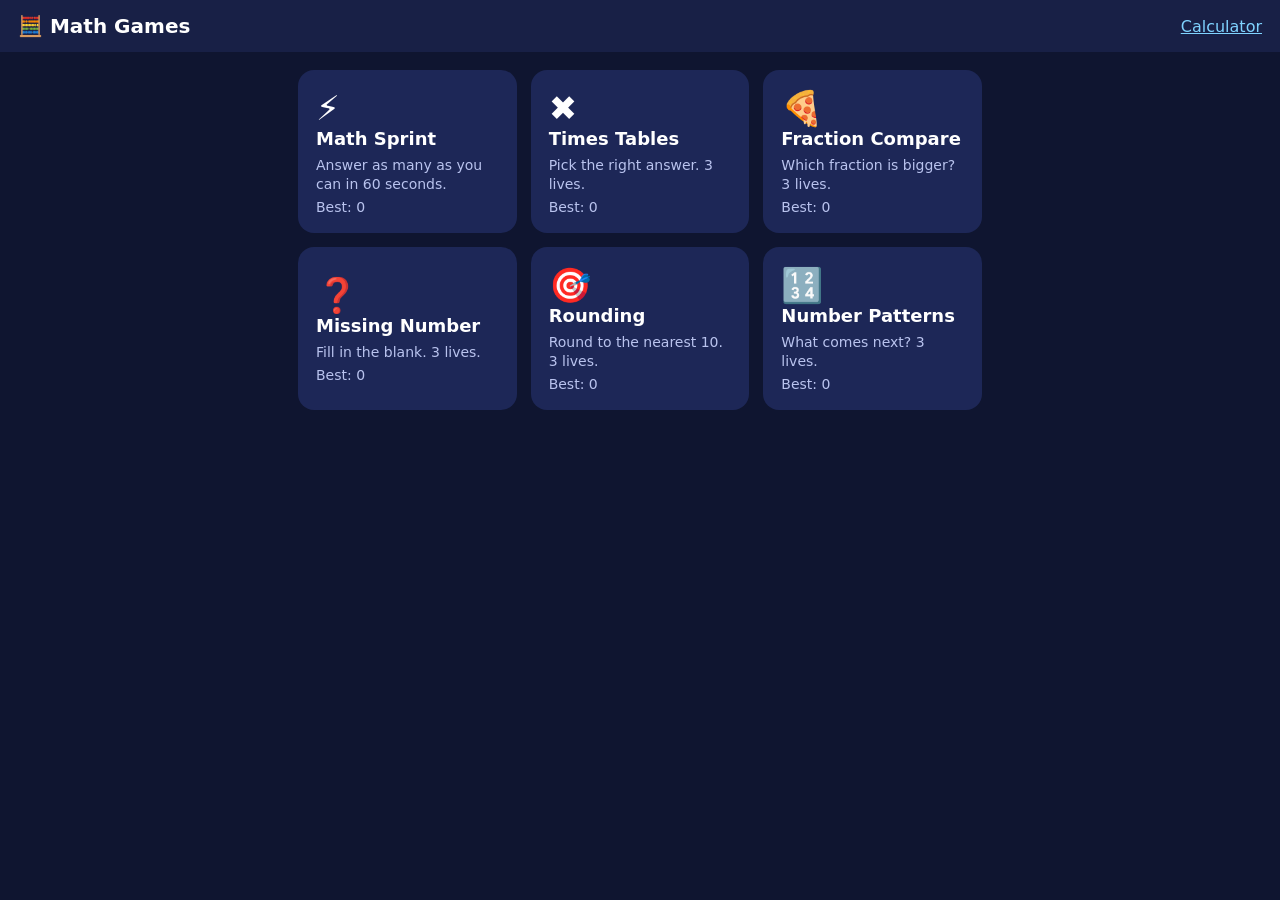
<file: public/games.html>
<!doctype html><html lang="en"><head><meta charset="utf-8"><meta name="viewport" content="width=device-width,initial-scale=1,viewport-fit=cover">
<title>Math Games</title><style>
*{box-sizing:border-box}body{margin:0;font-family:system-ui,-apple-system,sans-serif;background:#0f1530;color:#fff;min-height:100vh}
header{display:flex;justify-content:space-between;align-items:center;padding:14px 18px;background:#182046}h1{font-size:20px;margin:0}
a{color:#7fd3ff}main{max-width:720px;margin:0 auto;padding:18px}
.grid{display:grid;grid-template-columns:repeat(auto-fill,minmax(200px,1fr));gap:14px}
.card{background:#1d2757;border:0;border-radius:16px;padding:18px;color:#fff;text-align:left;cursor:pointer;font:inherit}
.card b{display:block;font-size:18px;margin-bottom:6px}.card span{color:#b9c3ee;font-size:14px}.card i{font-style:normal;font-size:34px}
#game{display:none;background:#1d2757;border-radius:16px;padding:20px;text-align:center}
.q{font-size:clamp(32px,9vw,54px);font-weight:700;margin:18px 0}.row{display:flex;gap:10px;justify-content:center;flex-wrap:wrap}
button.b{background:#3d6bff;border:0;color:#fff;border-radius:12px;padding:14px 20px;font-size:20px;cursor:pointer;min-width:80px}
button.g{background:#2d3870}input{font-size:24px;padding:12px;border-radius:12px;border:0;width:170px;text-align:center}
.stat{color:#b9c3ee;margin-top:12px}.ok{color:#5cff9b}.bad{color:#ff7a7a}.bar{height:8px;background:#2d3870;border-radius:9px;overflow:hidden;margin-top:10px}.bar div{height:100%;background:#ffcc33;transition:width .2s linear}
</style></head><body>
<header><h1>🧮 Math Games</h1><a href="./">Calculator</a></header>
<main><div class="grid" id="menu"></div><div id="game"></div></main>
<script>
const R=(a,b)=>a+Math.floor(Math.random()*(b-a+1)), sh=a=>a.sort(()=>Math.random()-.5), $=s=>document.querySelector(s);
const best=k=>+(localStorage.getItem('mg_'+k)||0), setBest=(k,v)=>{if(v>best(k))localStorage.setItem('mg_'+k,v)};
const games={
 sprint:{i:'⚡',n:'Math Sprint',d:'Answer as many as you can in 60 seconds.',timed:60,q(){const o=R(0,3),a=R(2,12),b=R(2,12);return o==0?[`${a} + ${b}`,a+b]:o==1?[`${a+b} − ${b}`,a]:o==2?[`${a} × ${b}`,a*b]:[`${a*b} ÷ ${b}`,a]}},
 times:{i:'✖️',n:'Times Tables',d:'Pick the right answer. 3 lives.',lives:3,choice:1,q(){const a=R(2,12),b=R(2,12),c=a*b;return[`${a} × ${b}`,c,sh([c,c+a,c-b,c+R(1,5)].filter((v,i,s)=>s.indexOf(v)==i&&v>0)).slice(0,4)]}},
 frac:{i:'🍕',n:'Fraction Compare',d:'Which fraction is bigger? 3 lives.',lives:3,choice:1,q(){let a,b,c,d;do{a=R(1,9);b=R(a+1,12);c=R(1,9);d=R(c+1,12)}while(a*d==b*c);const l=`${a}/${b}`,r=`${c}/${d}`;return[`${l}  or  ${r}`,a/b>c/d?l:r,[l,r]]}},
 missing:{i:'❓',n:'Missing Number',d:'Fill in the blank. 3 lives.',lives:3,q(){const a=R(2,20),b=R(2,20),o=R(0,2);return o==0?[`${a} + ? = ${a+b}`,b]:o==1?[`? − ${b} = ${a}`,a+b]:[`${a} × ? = ${a*(b%10+2)}`,b%10+2]}},
 round:{i:'🎯',n:'Rounding',d:'Round to the nearest 10. 3 lives.',lives:3,choice:1,q(){const n=R(11,989),c=Math.round(n/10)*10;return[`Round ${n}`,c,sh([...new Set([c,c+10,c-10,Math.floor(n/10)*10===c?c+10:Math.floor(n/10)*10])].filter(v=>v>=0)).slice(0,4)]}},
 seq:{i:'🔢',n:'Number Patterns',d:'What comes next? 3 lives.',lives:3,q(){const s=R(1,20),k=R(2,9),m=R(0,1);const a=m?[s,s+k,s+2*k,s+3*k]:[k,k*2,k*4,k*8];return[a.join(', ')+', ?',m?s+4*k:k*16]}},
};
$('#menu').innerHTML=Object.entries(games).map(([k,g])=>`<button class="card" data-g="${k}"><i>${g.i}</i><b>${g.n}</b><span>${g.d}</span><span style="display:block;margin-top:6px">Best: ${best(k)}</span></button>`).join('');
$('#menu').onclick=e=>{const b=e.target.closest('[data-g]');if(b)play(b.dataset.g)};
let timer;
function play(k){const g=games[k];let score=0,lives=g.lives||0,left=g.timed||0,cur;
 $('#menu').style.display='none';const el=$('#game');el.style.display='block';clearInterval(timer);
 const end=()=>{clearInterval(timer);setBest(k,score);el.innerHTML=`<h2>${g.i} ${g.n}</h2><div class="q">Score: ${score}</div><div class="stat">Best: ${best(k)}</div><div class="row" style="margin-top:16px"><button class="b" id="again">Play again</button><button class="b g" id="back">Menu</button></div>`;$('#again').onclick=()=>play(k);$('#back').onclick=()=>location.reload()};
 const next=(msg='')=>{cur=g.q();el.innerHTML=`<h2>${g.i} ${g.n}</h2><div class="stat">Score ${score}${g.lives?' · '+'❤️'.repeat(lives):' · '+left+'s'}</div>${g.timed?`<div class="bar"><div style="width:${left/g.timed*100}%"></div></div>`:''}<div class="q">${cur[0]}</div>${g.choice?`<div class="row">${cur[2].map(v=>`<button class="b" data-a="${v}">${v}</button>`).join('')}</div>`:`<form class="row" id="f"><input id="a" inputmode="numeric" autocomplete="off" autofocus><button class="b">Go</button></form>`}<div class="stat">${msg}</div><div class="row" style="margin-top:14px"><button class="b g" id="quit">Quit</button></div>`;
  $('#quit').onclick=end; if(g.choice)el.querySelectorAll('[data-a]').forEach(b=>b.onclick=()=>check(b.dataset.a)); else{$('#f').onsubmit=e=>{e.preventDefault();check($('#a').value.trim())};$('#a').focus()}};
 const check=a=>{if(String(a)===String(cur[1])){score++;next('<span class="ok">Correct!</span>')}else{if(g.lives&&--lives<=0)return end();next(`<span class="bad">Answer was ${cur[1]}</span>`)}};
 if(g.timed)timer=setInterval(()=>{left--;if(left<=0)return end();const s=el.querySelector('.stat'),b=el.querySelector('.bar div');if(s)s.firstChild.textContent=`Score ${score} · ${left}s`;if(b)b.style.width=left/g.timed*100+'%'},1000);
 next();}
</script></body></html>
</file>
